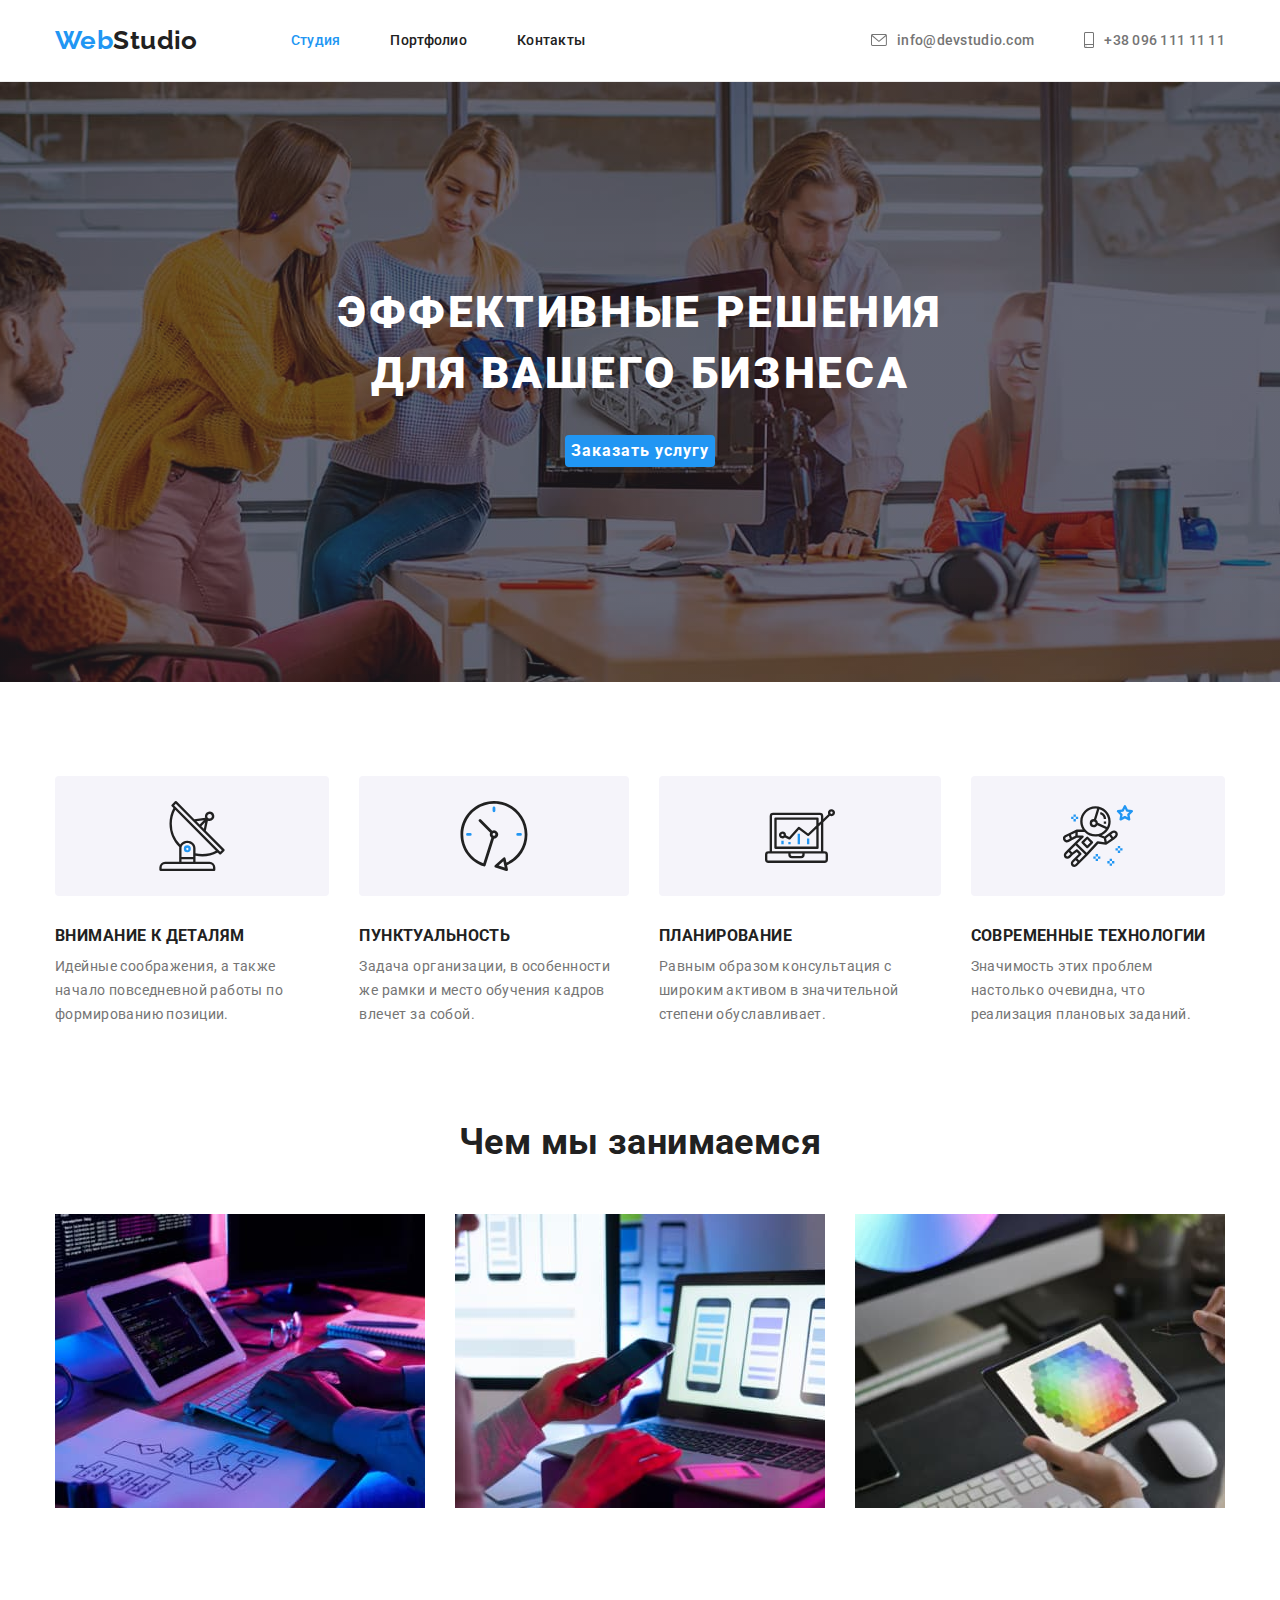
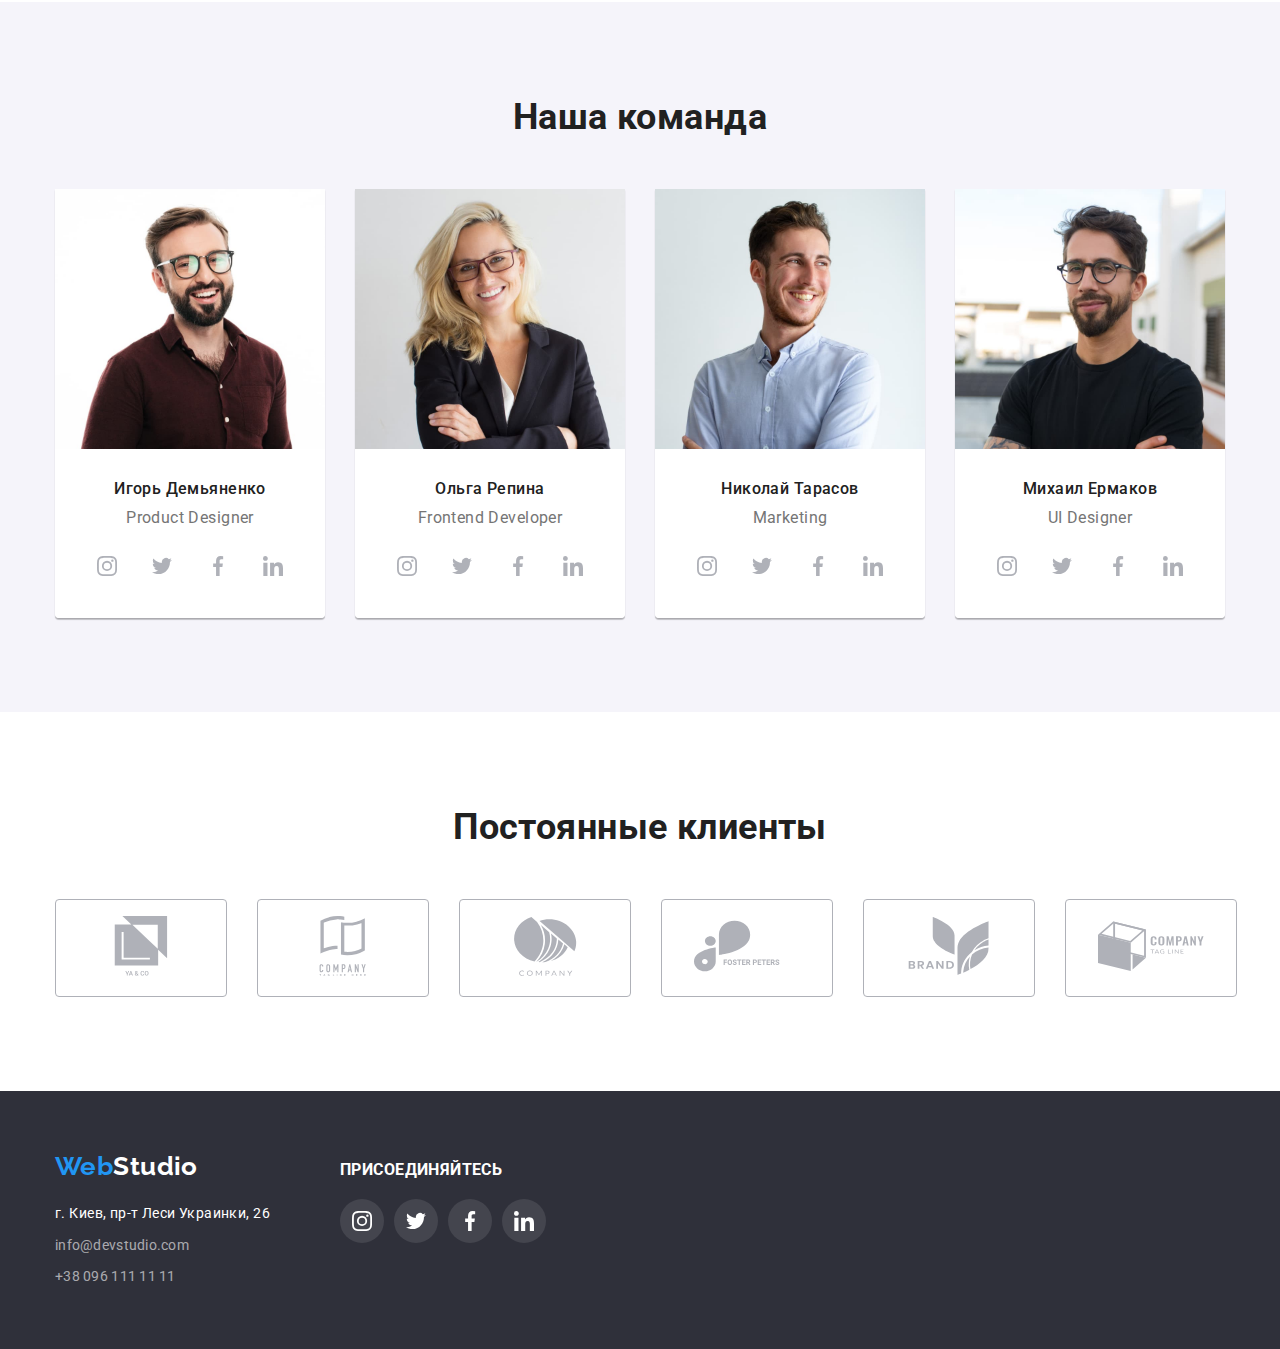
<file: index.html>
<!DOCTYPE html>
<html lang="ru">
<head>
    <meta charset="UTF-8">
    <meta http-equiv="X-UA-Compatible" content="IE=edge">
    <meta name="description" content="Услуги по разработке веб-дизайна для Вашего бизнеса"/>
    <meta name="viewport" content="width=device-width, initial-scale=1.0">
    <title>Студия</title>
    <link href="https://fonts.googleapis.com/css2?family=Raleway:wght@700&family=Roboto:wght@400;500;700;900&display=swap" rel="stylesheet">
    <link rel="stylesheet" href="https://cdnjs.cloudflare.com/ajax/libs/modern-normalize/1.1.0/modern-normalize.min.css">
    <link rel="stylesheet" href="./css/styles.css">
</head>
<body>
    <!-- Разметка Header -->
    <header class="header">
        <div class="container  container-flex">
            <a href="./index.html" class="company-name"><span class="company-name-accent">Web</span>Studio</a>
            <nav class="site-nav">
                <ul class="nav-list">
                    <li class="nav-list-item"><a href="./index.html" class="nav-link current">Студия</a></li>
                    <li class="nav-list-item"><a href="./portfolio.html" class="nav-link portfolio">Портфолио</a></li>
                    <li class="nav-list-item"><a href="" class="nav-link contacts">Контакты</a></li>
                </ul>
            </nav>
            <ul class="contacts-list">
                <li class="contacts-list-item" aria-label="Написать на почту">
                    <a href="mailto:info@devstudio.com" class="contacts-link mail">
                        <svg class="contacts-icon" width="16" height="12">
                            <use href="./images/icons.svg#icon-envelope">
                            </use>
                        </svg>
                    info@devstudio.com
                    </a>
                </li>
                <li class="contacts-list-item" aria-label="Позвонить по телефону"><a href="tel:+380961111111" class="contacts-link tel">
                        <svg class="contacts-icon" width="10" height="16">
                            <use href="./images/icons.svg#icon-smartphone">
                            </use>
                        </svg>
                    +38 096 111 11 11
                    </a>
                </li>
            </ul>
        </div>
    </header>
    <!-- Разметка Main -->
    <main>
        <!-- Разметка блока-героя либо баннера -->
        <section class="hero">
            <h1 class="hero-title">Эффективные решения<br/> для вашего бизнеса</h1>
            <button type="button" class="button-primary">Заказать услугу</button>
        </section>
        <!-- Разметка секции "Особенности" -->
        <section class="section">
            <div class="container">
                <!-- <h2>Особенности</h2> -->
                <ul class="features-list">
                    <li class="features-list-item">
                        <div class="thumb">
                            <svg class="features-icon" width="70" height="70">
                                <use href="./images/icons.svg#icon-antenna">
                                </use>
                            </svg>
                        </div>
                        <h3 class="features-title">Внимание к деталям</h3>
                        <p class="features-text">Идейные соображения, а также начало повседневной работы по формированию позиции.</p>
                    </li>
                    <li class="features-list-item">
                        <div class="thumb">
                            <svg class="features-icon" width="70" height="70">
                                <use href="./images/icons.svg#icon-clock">
                                </use>
                            </svg>
                        </div>
                        <h3 class="features-title">Пунктуальность</h3>
                        <p class="features-text">Задача организации, в особенности же рамки и место обучения кадров влечет за собой.</p>
                    </li>
                    <li class="features-list-item">
                        <div class="thumb">
                            <svg class="features-icon" width="70" height="70">
                                <use href="./images/icons.svg#icon-diagram">
                                </use>
                            </svg>
                        </div>
                        <h3 class="features-title">Планирование</h3>
                        <p class="features-text">Равным образом консультация с широким активом в значительной степени обуславливает.</p>
                    </li>
                    <li class="features-list-item">
                        <div class="thumb">
                            <svg class="features-icon" width="70" height="70">
                                <use href="./images/icons.svg#icon-astronaut">
                                </use>
                            </svg>
                        </div>
                        <h3 class="features-title">Современные технологии</h3>
                        <p class="features-text">Значимость этих проблем настолько очевидна, что реализация плановых заданий.</p>
                    </li>
                </ul>
            </div>
        </section>
        <!-- Разметка секции "Чем мы занимаемся" -->
        <section class="section section-services">
            <div class="container">
                <h2 class="services-title">Чем мы занимаемся</h2>
                    <ul class="services-list">
                        <li class="services-list-item"><img src="./images/img1.jpg" alt="Делаем HTML-разметку страницы" width="370"></li>
                        <li class="services-list-item"><img src="./images/img2.jpg" alt="Оптимизируем сайт под работу на телефонах и компьютерах" width="370"></li>
                        <li class="services-list-item"><img src="./images/img3.jpg" alt="Делаем веб-дизайн страницы" width="370"></li>
                    </ul>
            </div>
        </section>
        <!-- Разметка секции "Наша команда" --> 
        <section class="section team">
            <div class="container">
                <h2 class="team-title">Наша команда</h2>
                    <ul class="team-list">
                        <li class="team-list-item">
                            <img src="./images/img4.jpg" alt="Игорь Демьяненко" width="270">
                            <div class="card-container">
                                <h3 class="team-list-title">Игорь Демьяненко</h3>
                                <p class="team-list-description">Product Designer</p>
                                <ul class="team-social-list">
                                    <li>
                                        <a href="https://www.instagram.com/" class="social-link" aria-label="Instagram">
                                            <svg class="social-link-icon" width="20" height="20">
                                                <use href="./images/icons.svg#icon-instagram">
                                                </use>
                                            </svg>
                                            <!-- Instagram -->
                                        </a>
                                    </li>
                                    <li>
                                        <a href="https://www.twitter.com/" class="social-link" aria-label="Twitter">
                                            <svg class="social-link-icon" width="20" height="20">
                                                <use href="./images/icons.svg#icon-twitter">
                                                </use>
                                            </svg>
                                            <!-- Twitter -->
                                        </a>
                                    </li>
                                    <li>
                                        <a href="https://www.facebook.com/" class="social-link" aria-label="Facebook">
                                            <svg class="social-link-icon" width="20" height="20">
                                                <use href="./images/icons.svg#icon-facebook">
                                                </use>
                                            </svg>
                                            <!-- Facebook -->
                                        </a>
                                    </li>
                                    <li>
                                        <a href="https://www.linkedin.com/" class="social-link" aria-label="Linkedin">
                                            <svg class="social-link-icon" width="20" height="20">
                                                <use href="./images/icons.svg#icon-linkedin">
                                                </use>
                                            </svg>
                                            <!-- Linkedin -->
                                        </a>
                                    </li>
                                </ul>
                            </div>
                        </li>
                        <li class="team-list-item">
                            <img src="./images/img5.jpg" alt="Ольга Репина" width="270">
                            <div class="card-container">
                                <h3 class="team-list-title">Ольга Репина</h3>
                                <p class="team-list-description">Frontend Developer</p>
                                <ul class="team-social-list">
                                    <li>
                                        <a href="https://www.instagram.com/" class="social-link" aria-label="Instagram">
                                            <svg class="social-link-icon" width="20" height="20">
                                                <use href="./images/icons.svg#icon-instagram">
                                                </use>
                                            </svg>
                                            <!-- Instagram -->
                                        </a>
                                    </li>
                                    <li>
                                        <a href="https://www.twitter.com/" class="social-link" aria-label="Twitter">
                                            <svg class="social-link-icon" width="20" height="20">
                                                <use href="./images/icons.svg#icon-twitter">
                                                </use>
                                            </svg>
                                            <!-- Twitter -->
                                        </a>
                                    </li>
                                    <li>
                                        <a href="https://www.facebook.com/" class="social-link" aria-label="Facebook">
                                            <svg class="social-link-icon" width="20" height="20">
                                                <use href="./images/icons.svg#icon-facebook">
                                                </use>
                                            </svg>
                                            <!-- Facebook -->
                                        </a>
                                    </li>
                                    <li>
                                        <a href="https://www.linkedin.com/" class="social-link" aria-label="Linkedin">
                                            <svg class="social-link-icon" width="20" height="20">
                                                <use href="./images/icons.svg#icon-linkedin">
                                                </use>
                                            </svg>
                                            <!-- Linkedin -->
                                        </a>
                                    </li>
                                </ul>
                            </div>
                        </li>
                        <li class="team-list-item">
                            <img src="./images/img6.jpg" alt="Николай Тарасов" width="270">
                            <div class="card-container">
                                <h3 class="team-list-title">Николай Тарасов</h3>
                                <p class="team-list-description">Marketing</p>
                                <ul class="team-social-list">
                                    <li>
                                        <a href="https://www.instagram.com/" class="social-link" aria-label="Instagram">
                                            <svg class="social-link-icon" width="20" height="20">
                                                <use href="./images/icons.svg#icon-instagram">
                                                </use>
                                            </svg>
                                            <!-- Instagram -->
                                        </a>
                                    </li>
                                    <li>
                                        <a href="https://www.twitter.com/" class="social-link" aria-label="Twitter">
                                            <svg class="social-link-icon" width="20" height="20">
                                                <use href="./images/icons.svg#icon-twitter">
                                                </use>
                                            </svg>
                                            <!-- Twitter -->
                                        </a>
                                    </li>
                                    <li>
                                        <a href="https://www.facebook.com/" class="social-link" aria-label="Facebook">
                                            <svg class="social-link-icon" width="20" height="20">
                                                <use href="./images/icons.svg#icon-facebook">
                                                </use>
                                            </svg>
                                            <!-- Facebook -->
                                        </a>
                                    </li>
                                    <li>
                                        <a href="https://www.linkedin.com/" class="social-link" aria-label="Linkedin">
                                            <svg class="social-link-icon" width="20" height="20">
                                                <use href="./images/icons.svg#icon-linkedin">
                                                </use>
                                            </svg>
                                            <!-- Linkedin -->
                                        </a>
                                    </li>
                                </ul>
                            </div>
                        </li>
                        <li class="team-list-item">
                            <img src="./images/img7.jpg" alt="Михаил Ермаков" width="270">
                            <div class="card-container">
                                <h3 class="team-list-title">Михаил Ермаков</h3>
                                <p class="team-list-description">UI Designer</p>
                                <ul class="team-social-list">
                                    <li>
                                        <a href="https://www.instagram.com/" class="social-link" aria-label="Instagram">
                                            <svg class="social-link-icon" width="20" height="20">
                                                <use href="./images/icons.svg#icon-instagram">
                                                </use>
                                            </svg>
                                            <!-- Instagram -->
                                        </a>
                                    </li>
                                    <li>
                                        <a href="https://www.twitter.com/" class="social-link" aria-label="Twitter">
                                            <svg class="social-link-icon" width="20" height="20">
                                                <use href="./images/icons.svg#icon-twitter">
                                                </use>
                                            </svg>
                                            <!-- Twitter -->
                                        </a>
                                    </li>
                                    <li>
                                        <a href="https://www.facebook.com/" class="social-link" aria-label="Facebook">
                                            <svg class="social-link-icon" width="20" height="20">
                                                <use href="./images/icons.svg#icon-facebook">
                                                </use>
                                            </svg>
                                            <!-- Facebook -->
                                        </a>
                                    </li>
                                    <li>
                                        <a href="https://www.linkedin.com/" class="social-link" aria-label="Linkedin">
                                            <svg class="social-link-icon" width="20" height="20">
                                                <use href="./images/icons.svg#icon-linkedin">
                                                </use>
                                            </svg>
                                            <!-- Linkedin -->
                                        </a>
                                    </li>
                                </ul>
                            </div>
                        </li>
                    </ul>
            </div>

        </section>
        <!-- Разметка секции "Постоянные клиенты" -->
        <section class="section section-clients">
            <div class="container">
                <h2 class="clients-title">Постоянные клиенты</h2>
                <ul class="clients-list">
                    <li class="clients-list-item"><a href="" class="clients-link">
                        <svg class="clients-icon" width="106" height="60">
                            <use href="./images/icons.svg#icon-group1">
                            </use>
                        </svg>
                        <!-- Сlient 1 -->
                    </a>
                    </li>
                    <li class="clients-list-item"><a href="" class="clients-link">
                            <svg class="clients-icon" width="106" height="60">
                                <use href="./images/icons.svg#icon-group2">
                                </use>
                            </svg>
                            <!-- Сlient 2 -->
                        </a>
                    </li>
                    <li class="clients-list-item"><a href="" class="clients-link">
                            <svg class="clients-icon" width="106" height="60">
                                <use href="./images/icons.svg#icon-group3">
                                </use>
                            </svg>
                            <!-- Сlient 3 -->
                        </a>
                    </li>
                    <li class="clients-list-item"><a href="" class="clients-link">
                            <svg class="clients-icon" width="106" height="60">
                                <use href="./images/icons.svg#icon-group4">
                                </use>
                            </svg>
                            <!-- Сlient 4 -->
                        </a>
                    </li>
                    <li class="clients-list-item"><a href="" class="clients-link">
                            <svg class="clients-icon" width="106" height="60">
                                <use href="./images/icons.svg#icon-group5">
                                </use>
                            </svg>
                            <!-- Сlient 5 -->
                        </a>
                    </li>
                    <li class="clients-list-item"><a href="" class="clients-link">
                            <svg class="clients-icon" width="106" height="60">
                                <use href="./images/icons.svg#icon-group6">
                                </use>
                            </svg>
                            <!-- Сlient 6 -->
                        </a>
                    </li>
                </ul>
            </div>
        </section>
    </main>
    <!-- Разметка Footer -->
    <footer class="section-footer">
        <div class="container container-footer">
            <div class="container-footer-adress">
                <a href="./index.html" class="footer-company-name"><span class="company-name-accent">Web</span>Studio</a>
                <address class="company-adress">
                    <ul>
                        <li>г. Киев, пр-т Леси Украинки, 26</li>
                        <li><a href="mailto:info@devstudio.com" class="company-link mail">info@devstudio.com</a></li>
                        <li><a href="tel:+380961111111" class="company-link tel">+38 096 111 11 11</a></li>
                    </ul> 
                </address>
            </div>
            <div class="footer-social-thumb">
                <h3 class="social-title">Присоединяйтесь</h3>
                <ul class="social-list">
                    <li class="social-list-item">
                        <a href="https://www.instagram.com/" class="social-link" aria-label="Instagram">
                            <svg class="social-link-icon" width="20" height="20">
                                <use href="./images/icons.svg#icon-instagram">
                                </use>
                            </svg>
                            <!-- Instagram -->
                        </a>
                    </li>
                    <li class="social-list-item">
                        <a href="https://www.twitter.com/" class="social-link" aria-label="Twitter">
                            <svg class="social-link-icon" width="20" height="20">
                                <use href="./images/icons.svg#icon-twitter">
                                </use>
                            </svg>
                            <!-- Twitter -->
                        </a>
                    </li>
                    <li class="social-list-item">
                        <a href="https://www.facebook.com/" class="social-link" aria-label="Facebook">
                            <svg class="social-link-icon" width="20" height="20">
                                <use href="./images/icons.svg#icon-facebook">
                                </use>
                            </svg>
                            <!-- Facebook -->
                        </a>
                    </li>
                    <li class="social-list-item">
                        <a href="https://www.linkedin.com/" class="social-link" aria-label="Linkedin">
                            <svg class="social-link-icon" width="20" height="20">
                                <use href="./images/icons.svg#icon-linkedin">
                                </use>
                            </svg>
                            <!-- Linkedin -->
                        </a>
                    </li>
                </ul>
            </div>
        </div>
    </footer>
</body>
</html>
</file>
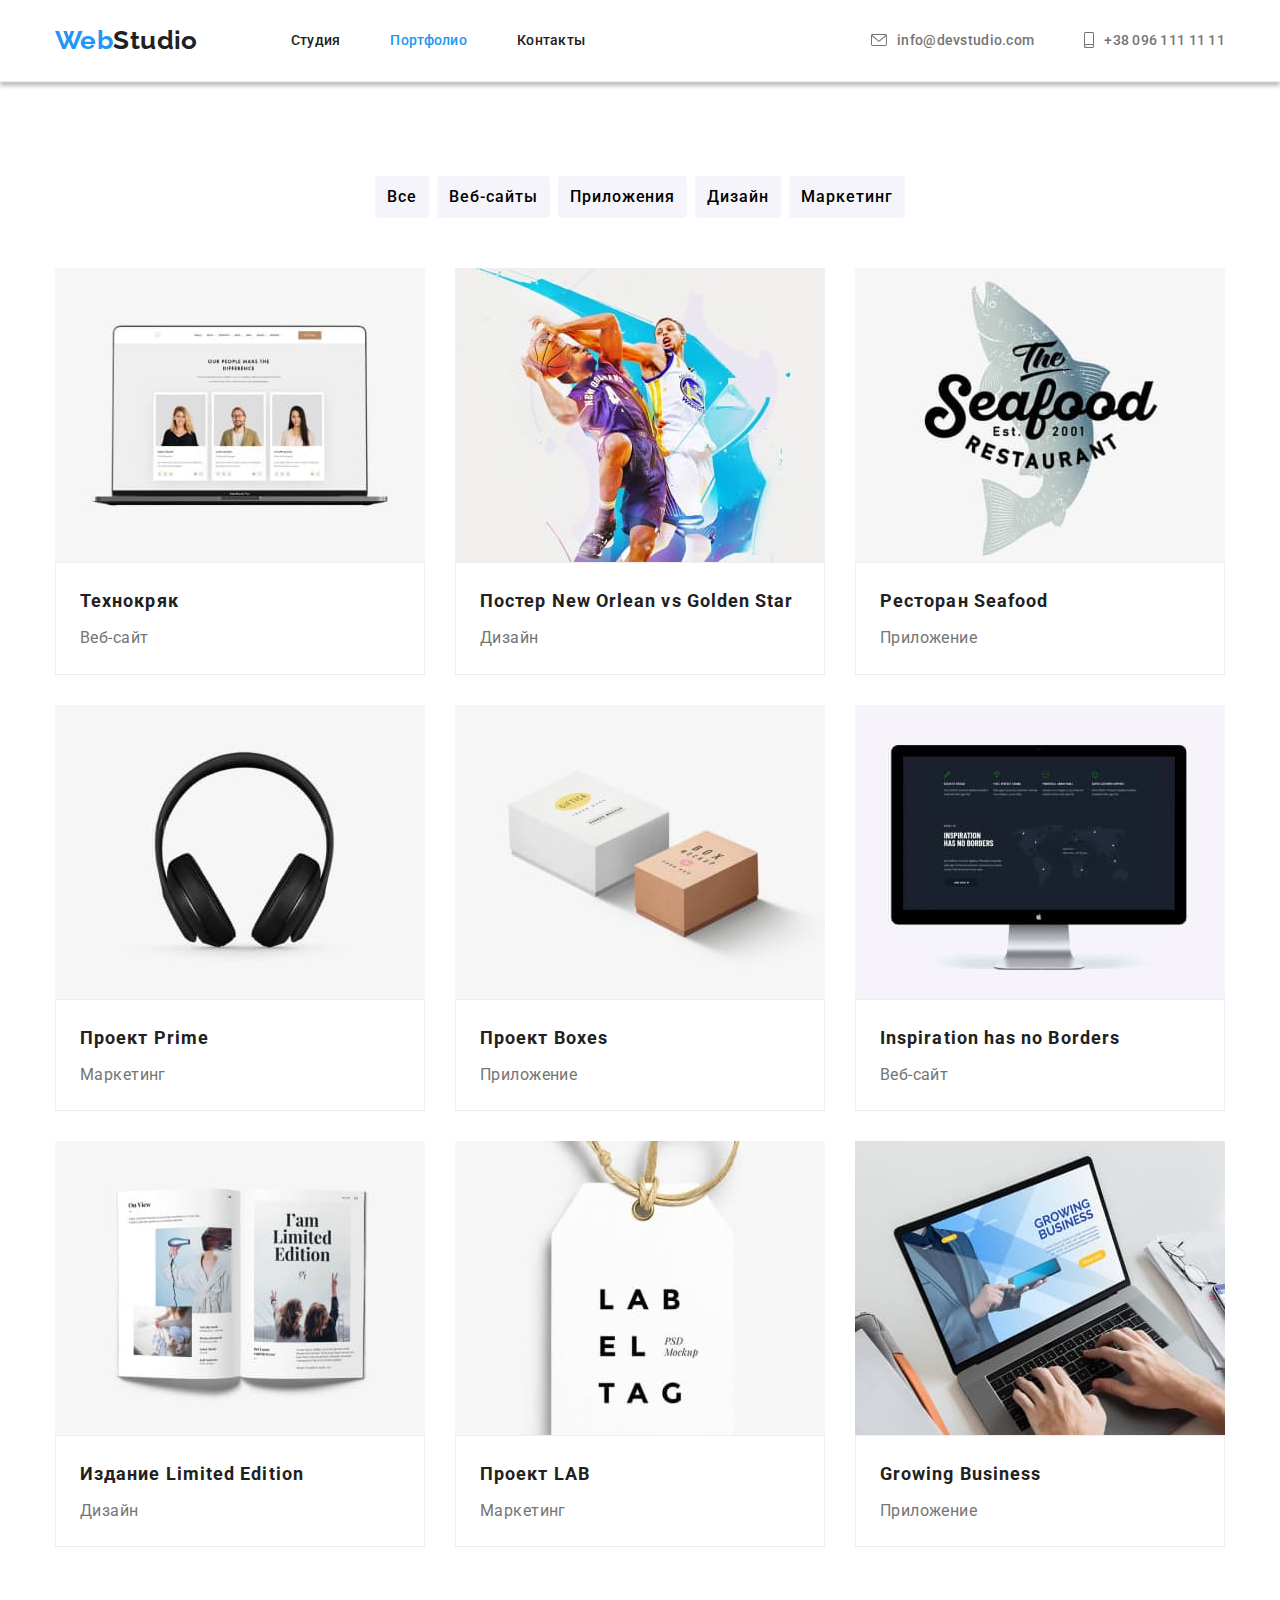
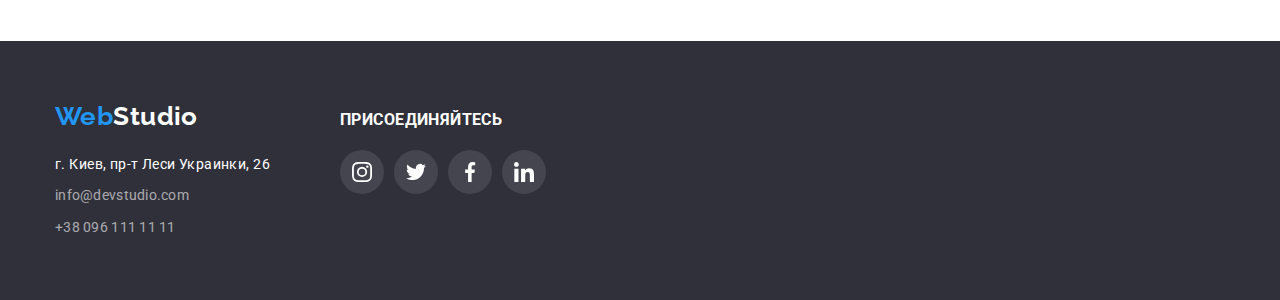
<file: portfolio.html>
<!DOCTYPE html>
<html lang="ru">
  <head>
    <meta charset="UTF-8" />
    <meta http-equiv="X-UA-Compatible" content="IE=edge" />
    <meta name="description" content="Портфолио выполненных работ" />
    <meta name="viewport" content="width=device-width, initial-scale=1.0" />
    <title>Портфолио</title>
    <link href="https://fonts.googleapis.com/css2?family=Raleway:wght@700&family=Roboto:wght@400;500;700;900&display=swap" rel="stylesheet"/>
    <link rel="stylesheet" href="https://cdnjs.cloudflare.com/ajax/libs/modern-normalize/1.1.0/modern-normalize.min.css">
    <link rel="stylesheet" href="./css/styles.css" />
  </head>
  <body>
    <!-- Разметка Header -->
    <header class="header">
      <div class="container  container-flex">
        <a href="./index.html" class="company-name"><span class="company-name-accent">Web</span>Studio</a>
        <nav class="site-nav">
          <ul class="nav-list">
            <li class="nav-list-item"><a href="./index.html" class="nav-link studio">Студия</a></li>
            <li class="nav-list-item"><a href="./portfolio.html" class="nav-link current">Портфолио</a></li>
            <li class="nav-list-item"><a href="" class="nav-link contacts">Контакты</a></li>
          </ul>
        </nav>
        <ul class="contacts-list">
          <li class="contacts-list-item" aria-label="Написать на почту">
            <a href="mailto:info@devstudio.com" class="contacts-link mail">
              <svg class="contacts-icon" width="16" height="12">
                <use href="./images/icons.svg#icon-envelope">
                </use>
              </svg>
              info@devstudio.com
            </a>
          </li>
          <li class="contacts-list-item" aria-label="Позвонить по телефону"><a href="tel:+380961111111"
              class="contacts-link tel">
              <svg class="contacts-icon" width="10" height="16">
                <use href="./images/icons.svg#icon-smartphone">
                </use>
              </svg>
              +38 096 111 11 11
            </a>
          </li>
        </ul>
      </div>
    </header>
    <!-- Разметка Main -->
    <main>
      <!-- Разметка секции "Портфолио работ" -->
      <section class="section">
        <!-- <h1>Портфолио работ</h1> -->
          <div class="container">
            <ul class="button-list">
              <li class="button-list-item"><button type="button" class="button first">Все</button></li>
              <li class="button-list-item"><button type="button" class="button second">Веб-сайты</button></li>
              <li class="button-list-item"><button type="button" class="button third">Приложения</button></li>
              <li class="button-list-item"><button type="button" class="button fourth">Дизайн</button></li>
              <li class="button-list-item"><button type="button" class="button fifth">Маркетинг</button></li>
            </ul>

        <ul class="portfolio-list">
          <li class="portfolio-list-item">
            <a href="" class="project-link"><img src="./images/img8.jpg" alt="Изображение веб-сайта" width="370" />
            <div class="cards-container">
              <h2 class="project-title">Технокряк</h2>
            <p class="project-description">Веб-сайт</p>
            </div>
            </a>
          </li>
          <li class="portfolio-list-item">
            <a href="" class="project-link"><img src="./images/img9.jpg" alt="Изображение постера" width="370" />
            <div class="cards-container">
              <h2 class="project-title">Постер New Orlean vs Golden Star</h2>
            <p class="project-description">Дизайн</p>
            </div>
            </a>
          </li>
          <li class="portfolio-list-item">
            <a href="" class="project-link"><img src="./images/img10.jpg" alt="Изображение приложения" width="370" />
            <div class="cards-container">
              <h2 class="project-title">Ресторан Seafood</h2>
            <p class="project-description">Приложение</p>
            </div>
            </a>
          </li>
          <li class="portfolio-list-item">
            <a href="" class="project-link"><img src="./images/img11.jpg" alt="Изображение проекта" width="370" />
            <div class="cards-container">
              <h2 class="project-title">Проект Prime</h2>
            <p class="project-description">Маркетинг</p>
            </div>
            </a>
          </li>
          <li class="portfolio-list-item">
            <a href="" class="project-link"><img src="./images/img12.jpg" alt="Изображение приложения" width="370" />
            <div class="cards-container">
              <h2 class="project-title">Проект Boxes</h2>
            <p class="project-description">Приложение</p>
            </div>
            </a>
          </li>
          <li class="portfolio-list-item">
            <a href="" class="project-link"><img src="./images/img13.jpg" alt="Изображение веб-сайта" width="370" />
            <div class="cards-container">
              <h2 class="project-title">Inspiration has no Borders</h2>
            <p class="project-description">Веб-сайт</p>
          </div>
          </a>
          </li>
          <li class="portfolio-list-item">
            <a href="" class="project-link"><img src="./images/img14.jpg" alt="Изображение издания" width="370" />
            <div class="cards-container">
              <h2 class="project-title">Издание Limited Edition</h2>
            <p class="project-description">Дизайн</p>
            </div>
            </a>
          </li>
          <li class="portfolio-list-item">
            <a href="" class="project-link"><img src="./images/img15.jpg" alt="Изображение проекта" width="370" />
            <div class="cards-container">
              <h2 class="project-title">Проект LAB</h2>
            <p class="project-description">Маркетинг</p>
            </div>
            </a>
          </li>
          <li class="portfolio-list-item">
            <a href="" class="project-link"><img src="./images/img16.jpg" alt="Изображение приложения" width="370" />
            <div class="cards-container">
              <h2 class="project-title">Growing Business</h2>
            <p class="project-description">Приложение</p>
            </div>
            </a>
          </li>
        </ul>
        </div>
      </section>
    </main>
    <!-- Разметка Footer -->
    <footer class="section-footer">
      <div class="container container-footer">
        <div class="container-footer-adress">
          <a href="./index.html" class="footer-company-name"><span class="company-name-accent">Web</span>Studio</a>
          <address class="company-adress">
            <ul>
              <li>г. Киев, пр-т Леси Украинки, 26</li>
              <li><a href="mailto:info@devstudio.com" class="company-link mail">info@devstudio.com</a></li>
              <li><a href="tel:+380961111111" class="company-link tel">+38 096 111 11 11</a></li>
            </ul>
          </address>
        </div>
        <div class="footer-social-thumb">
          <h3 class="social-title">Присоединяйтесь</h3>
          <ul class="social-list">
            <li class="social-list-item">
              <a href="https://www.instagram.com/" class="social-link" aria-label="Instagram">
                <svg class="social-link-icon" width="20" height="20">
                  <use href="./images/icons.svg#icon-instagram">
                  </use>
                </svg>
                <!-- Instagram -->
              </a>
            </li>
            <li class="social-list-item">
              <a href="https://www.twitter.com/" class="social-link" aria-label="Twitter">
                <svg class="social-link-icon" width="20" height="20">
                  <use href="./images/icons.svg#icon-twitter">
                  </use>
                </svg>
                <!-- Twitter -->
              </a>
            </li>
            <li class="social-list-item">
              <a href="https://www.facebook.com/" class="social-link" aria-label="Facebook">
                <svg class="social-link-icon" width="20" height="20">
                  <use href="./images/icons.svg#icon-facebook">
                  </use>
                </svg>
                <!-- Facebook -->
              </a>
            </li>
            <li class="social-list-item">
              <a href="https://www.linkedin.com/" class="social-link" aria-label="Linkedin">
                <svg class="social-link-icon" width="20" height="20">
                  <use href="./images/icons.svg#icon-linkedin">
                  </use>
                </svg>
                <!-- Linkedin -->
              </a>
            </li>
          </ul>
        </div>
      </div>
    </footer>
  </body>
</html>
</file>
<file: css/styles.css>
/* Опеределяем палитру цветов макета */
/* Основной цвет шрифта: #212121 */
/* Вторичный цвет шрифта: #FFFFFF */
/* Третий цвет шрифта: #757575 */
/* Акцент шрифта: #2196F3 */

/* Опеределяем палитру цветов фона */
/* Основной цвет фона: #FFFFFF */
/* Вторичный цвет фона: #2F303A */
/* Третий цвет фона: #F5F4FA */

/* Опеределяем шрифт */
/* Основной шрифт: Roboto */
/* Вторичный шрифт: Raleway */

:root {
  --primary-text-color: #212121;
  --hero-text-color: #fff;
  --secondary-text-color: #757575;
  --accent-color: #2196f3;
  --primary-background-color: #fff;
  --secondary-background-color: #2f303a;
  --portfolio-card-gap: 30px;
}

body {
  font-family: 'Roboto', 'Raleway', sans-serif;
  font-size: 14px;
  line-height: 1.2;
  color: var(--primary-text-color);
  background-color: var(--primary-background-color);
  letter-spacing: 0.03em;
}
/* Глобальный сброс стилей по селекторам тегов */
h1,
h2,
h3,
p,
ul {
  margin-top: 0;
  margin-bottom: 0;
  padding-left: 0;
}
/* Убирает зазоры между картинкой и контентом */
img {
  display: block;
  max-width: 100%;
  height: auto;
}

ul {
  list-style: none;
}
/* Отображает все границы элементов 
* {
  outline: 1px solid tomato; 
}*/
/* Стилизация Header */
.header {
  border-bottom: 1px solid #ececec;
}

.container {
  width: 1200px;
  padding-left: 15px;
  padding-right: 15px;
  margin-right: auto;
  margin-left: auto;
}

.container-flex {
  display: flex;
  align-items: center;
}

.company-name {
  display: block;
  font-family: Raleway;
  font-weight: bold;
  font-size: 26px;
  color: var(--primary-text-color);
  text-decoration: none;
}

.company-name-accent {
  color: var(--accent-color);
  display: inline-block; /* Убирает маленький зазор по высоте у span */
}
/* Стилизация Site-nav*/
.site-nav {
  margin-left: 93px;
}

.nav-list {
  display: flex;
}
/* Задает отступ и очищает крайнюю геометрию */
.nav-list-item:not(:last-child) {
  margin-right: 50px;
}

.nav-link {
  display: block; /* Чтобы ссылка заняла всю ширину и не было справа зазора 4рх */
  padding-top: 32px;
  padding-bottom: 32px;
  font-weight: 500;
  letter-spacing: 0.02em;
  color: var(--primary-text-color);
  text-decoration: none;
}

.nav-link:hover,
.nav-link:focus,
.current {
  color: var(--accent-color);
}
/* Стилизация Site-contacts */
.contacts-list {
  display: flex;
  margin-left: auto;
}
/* Задает отступ через соседа */
.contacts-list-item + li {
  margin-left: 50px;
}

.contacts-icon {
  margin-right: 10px;
  fill: #757575;
}

.contacts-link {
  display: flex;
  padding-top: 32px;
  padding-bottom: 32px;
  font-weight: 500;
  letter-spacing: 0.02em;
  color: var(--secondary-text-color);
  text-decoration: none;
  align-items: center;
}

.contacts-link:hover,
.contacts-link:focus {
  color: var(--accent-color);
}

.contacts-link:hover .contacts-icon,
.contacts-link:focus .contacts-icon {
  fill: var(--accent-color);
}

/* Cтилизация блока-героя */
.hero {
  max-width: 1600px;
  height: 600px;
  margin-left: auto;
  margin-right: auto;
  padding-top: 200px;
  padding-bottom: 200px;
  text-align: center;
  background-color: var(--secondary-background-color);
  background-image: linear-gradient(to top, rgba(47, 48, 58, 0.4), rgba(47, 48, 58, 0.4)),
    url('../images/img17.jpg');
  background-size: cover;
  background-position: center;
}

.hero-title {
  margin-bottom: 30px;
  font-weight: 900;
  font-size: 44px;
  line-height: 1.4;
  letter-spacing: 0.06em;
  text-transform: uppercase;
  color: var(--hero-text-color);
}

.button-primary {
  border: transparent;
  border-radius: 4px;
  font-family: inherit;
  font-weight: bold;
  font-size: 16px;
  line-height: 1.9;
  letter-spacing: 0.06em;
  background-color: var(--accent-color);
  color: var(--hero-text-color);
  cursor: pointer;
}

.button-primary:hover,
.button-primary:focus {
  color: var(--accent-color);
  background-color: var(--hero-text-color);
}
/* Стилизация секции "Особенности" */
.section {
  padding-top: 94px;
  padding-bottom: 94px;
}

.section-services {
  padding-top: 0px;
}

.features-list {
  display: flex;
}
/* Задает отступ и очищает крайнюю геометрию */
.features-list-item:not(:last-child) {
  margin-right: 30px;
}

.thumb {
  display: flex;
  justify-content: center;
  background-color: #f5f4fa;
  border-radius: 4px;
  padding: 25px 0px;
  margin-bottom: 30px;
}

.features-title {
  margin-bottom: 10px;
  text-transform: uppercase;
}

.features-text {
  line-height: 1.7;
  color: var(--secondary-text-color);
}
/* Стилизация секции "Чем мы занимаемся" */
.section-services {
  padding-top: 0;
  padding-bottom: 94px;
}

.services-title {
  margin-bottom: 50px;
  text-align: center;
  font-size: 36px;
}

.services-list {
  display: flex;
}
.services-list-item:not(:last-child) {
  margin-right: 30px;
}
/* Стилизация секции "Наша команда" */
.team {
  background-color: #f5f4fa;
}

.team-title {
  margin-bottom: 50px;
  text-align: center;
  font-size: 36px;
}

.team-list {
  display: flex;
}
.team-list-item:not(:last-child) {
  margin-right: 30px;
}

.team-list-item {
  box-shadow: 0px 1px 1px rgba(0, 0, 0, 0.14), 0px 2px 1px rgba(0, 0, 0, 0.2);
  border-radius: 0px 0px 4px 4px;
  overflow: hidden;
}

.card-container {
  text-align: center;
  padding: 30px;
  padding-bottom: 30px;
  background-color: var(--primary-background-color);
}

.team-list-title {
  margin-bottom: 10px;
  font-weight: 500;
  font-size: 16px;
}

.team-list-description {
  font-size: 16px;
  color: var(--secondary-text-color);
}

.team-social-list {
  display: flex;
  justify-content: space-between;
  margin-top: 16px;
}

.social-link {
  display: flex;
  justify-content: center;
  border-radius: 50%;
  padding: 12px;
  fill: #afb1b8;
}

.social-link:hover {
  background-color: var(--accent-color);
}
.social-link:hover {
  fill: white;
}
/* Стилизация секции "Постоянные клиенты" */

.clients-title {
  margin-bottom: 50px;
  text-align: center;
  font-size: 36px;
}

.clients-list {
  display: flex;
}

.clients-list-item:not(:last-child) {
  margin-right: 30px;
}

.clients-link {
  display: block;
  padding: 16px 32px 16px 32px;
  border: 1px solid #afb1b8;
  border-radius: 4px;
}

.clients-icon {
  fill: #afb1b8;
}

.clients-link:hover,
.clients-link:focus {
  border: 1px solid var(--accent-color);
}

.clients-link:hover .clients-icon,
.clients-link:focus .clients-icon {
  fill: var(--accent-color);
}

/* Стилизация Footer */
.section-footer {
  padding-top: 60px;
  padding-bottom: 60px;
  background-color: var(--secondary-background-color);
}

.container-footer {
  display: flex;
  align-items: baseline;
}

.footer-company-name {
  font-family: Raleway;
  font-weight: bold;
  font-size: 26px;
  color: white;
  text-decoration: none;
}

.company-adress {
  margin-top: 20px;
  font-style: normal;
  line-height: 1.7;
  color: white;
}

.company-link {
  display: block; /* Убирает зазор между ссылками */
  font-style: normal;
  line-height: 1.7;
  letter-spacing: 0.02em;
  color: rgba(255, 255, 255, 0.6);
  text-decoration: none;
  margin-top: 8px;
}

.company-link:hover,
.company-link:focus {
  color: var(--accent-color);
}

.footer-social-thumb {
  display: flex;
  flex-direction: column;
  margin-left: 70px;
}

.social-title {
  text-transform: uppercase;
  color: var(--hero-text-color);
  margin-bottom: 20px;
}
.social-list {
  display: flex;
  flex-direction: row;
}

.social-list-item:not(:last-child) {
  margin-right: 10px;
}

.social-list-item > .social-link {
  display: flex;
  justify-content: center;
  border-radius: 50%;
  padding: 12px;
  background-color: rgba(255, 255, 255, 0.1);
  fill: var(--hero-text-color);
}

.social-link:hover,
.social-link:focus {
  background-color: var(--accent-color);
}
.social-link:hover,
.social-link:focus {
  fill: white;
}

/* Стилизация секции "Портфолио работ" */
.header {
  box-shadow: 0px 4px 4px rgba(0, 0, 0, 0.25);
}

.container-button {
  display: flex;
  flex-direction: column;
  align-items: center;
  width: 1200px;
  padding-left: 15px;
  padding-right: 15px;
  margin-right: auto;
  margin-left: auto;
  margin-bottom: 50px;
}
.button-list {
  display: flex;
  justify-content: center;
  margin-bottom: 50px;
}

.button-list-item:not(:last-child) {
  margin-right: 8px;
}

.portfolio-list {
  display: flex;
  flex-wrap: wrap;
  margin-left: calc(-1 * var(--portfolio-card-gap));
  margin-top: calc(-1 * var(--portfolio-card-gap)); /* Так запишется -30рх */
}

.portfolio-list-item {
  flex-basis: calc(100% / 3 - var(--portfolio-card-gap));
  margin-left: var(--portfolio-card-gap);
  margin-top: var(--portfolio-card-gap);
}

.cards-container {
  padding: 20px 24px;
  border: 1px solid #eeeeee;
}

.button {
  padding: 6px 12px;
  border: transparent;
  border-radius: 4px;
  font-family: inherit;
  font-weight: 500;
  font-size: 16px;
  line-height: 1.9;
  letter-spacing: 0.06em;
  background-color: #f5f4fa;
  cursor: pointer;
}

.button:hover,
.button:focus {
  color: var(--hero-text-color);
  background-color: var(--accent-color);
  box-shadow: 0px 3px 1px rgba(0, 0, 0, 0.1), 0px 1px 2px rgba(0, 0, 0, 0.08),
    0px 2px 2px rgba(0, 0, 0, 0.12);
  border-radius: 4px;
}

.project-link {
  display: block;
  text-decoration: none;
}

.project-link:hover,
.project-link:focus {
  box-shadow: 0px 1px 1px rgba(0, 0, 0, 0.12), 0px 4px 4px rgba(0, 0, 0, 0.06),
    1px 4px 6px rgba(0, 0, 0, 0.16);
}

.project-title {
  margin-bottom: 4px;
  font-weight: bold;
  font-size: 18px;
  line-height: 2;
  color: var(--primary-text-color);
  letter-spacing: 0.06em;
}

.project-description {
  font-size: 16px;
  line-height: 1.9;
  color: var(--secondary-text-color);
}
</file>
